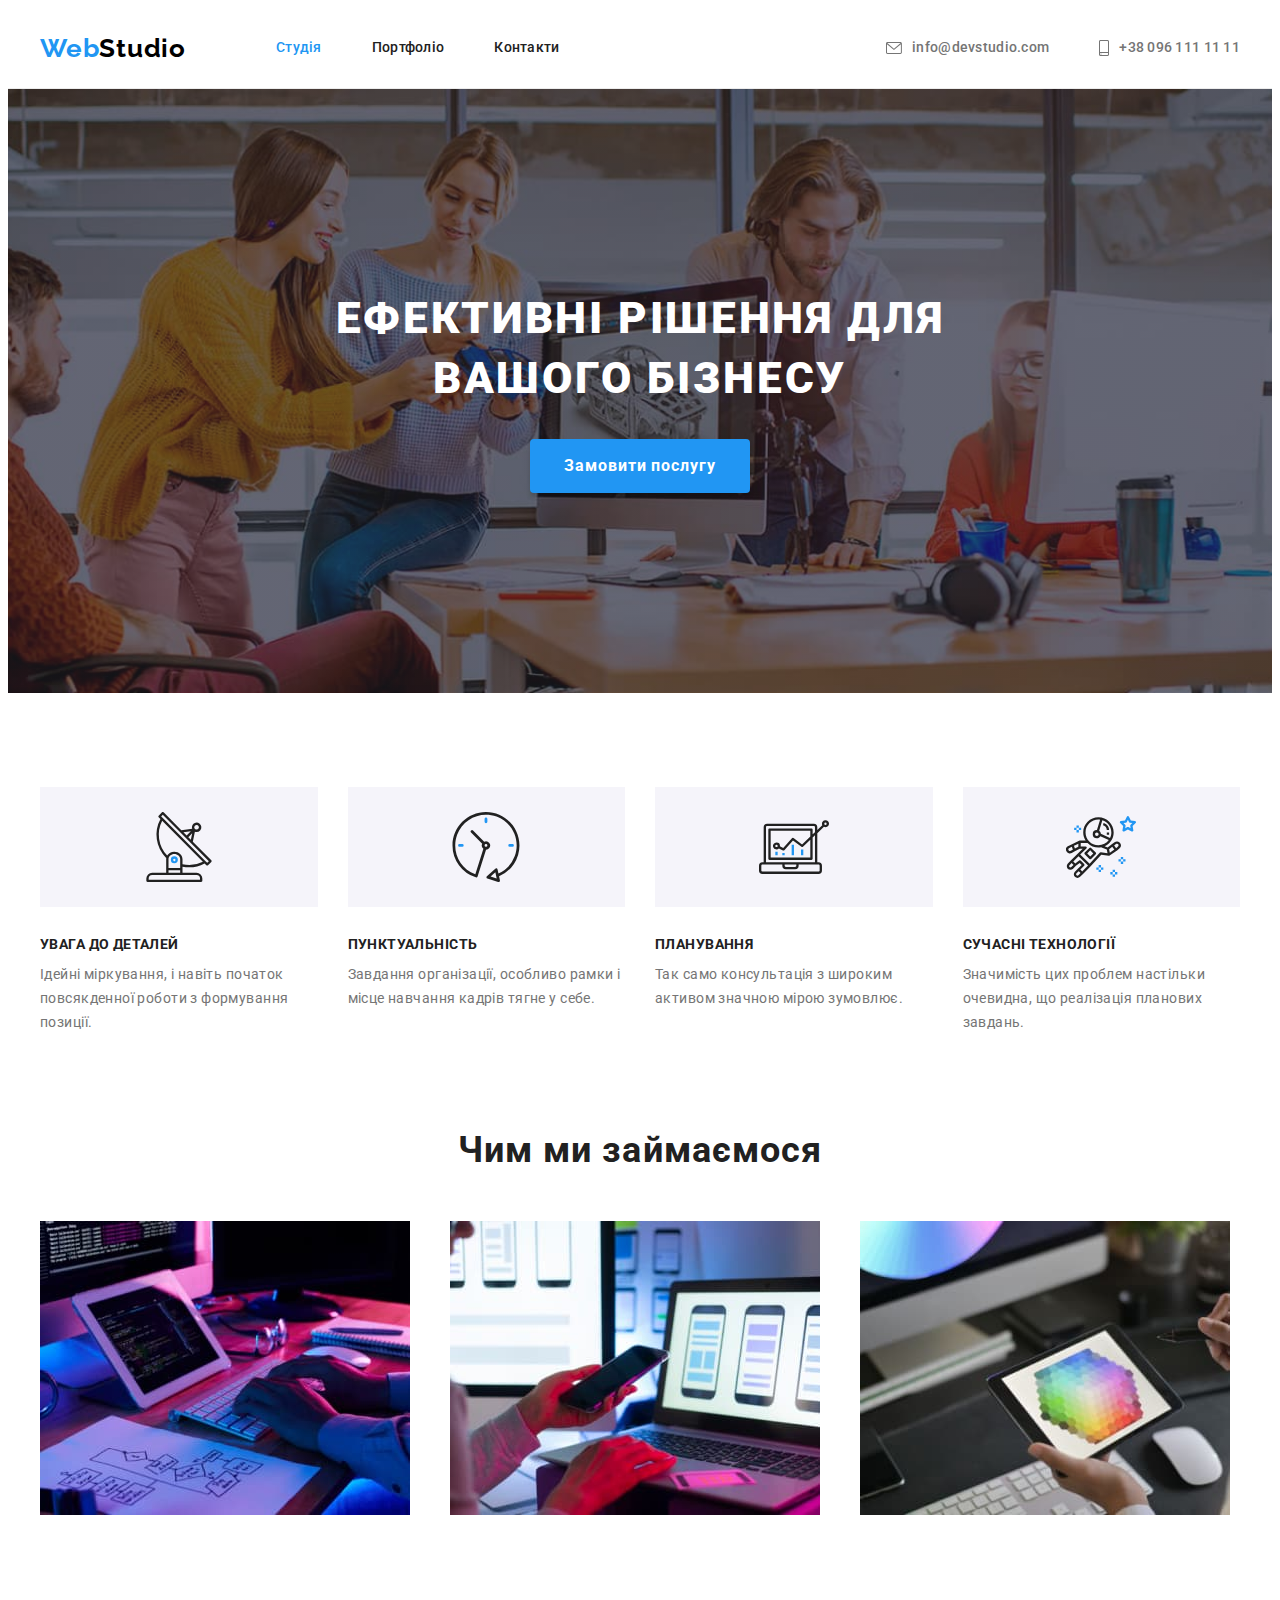
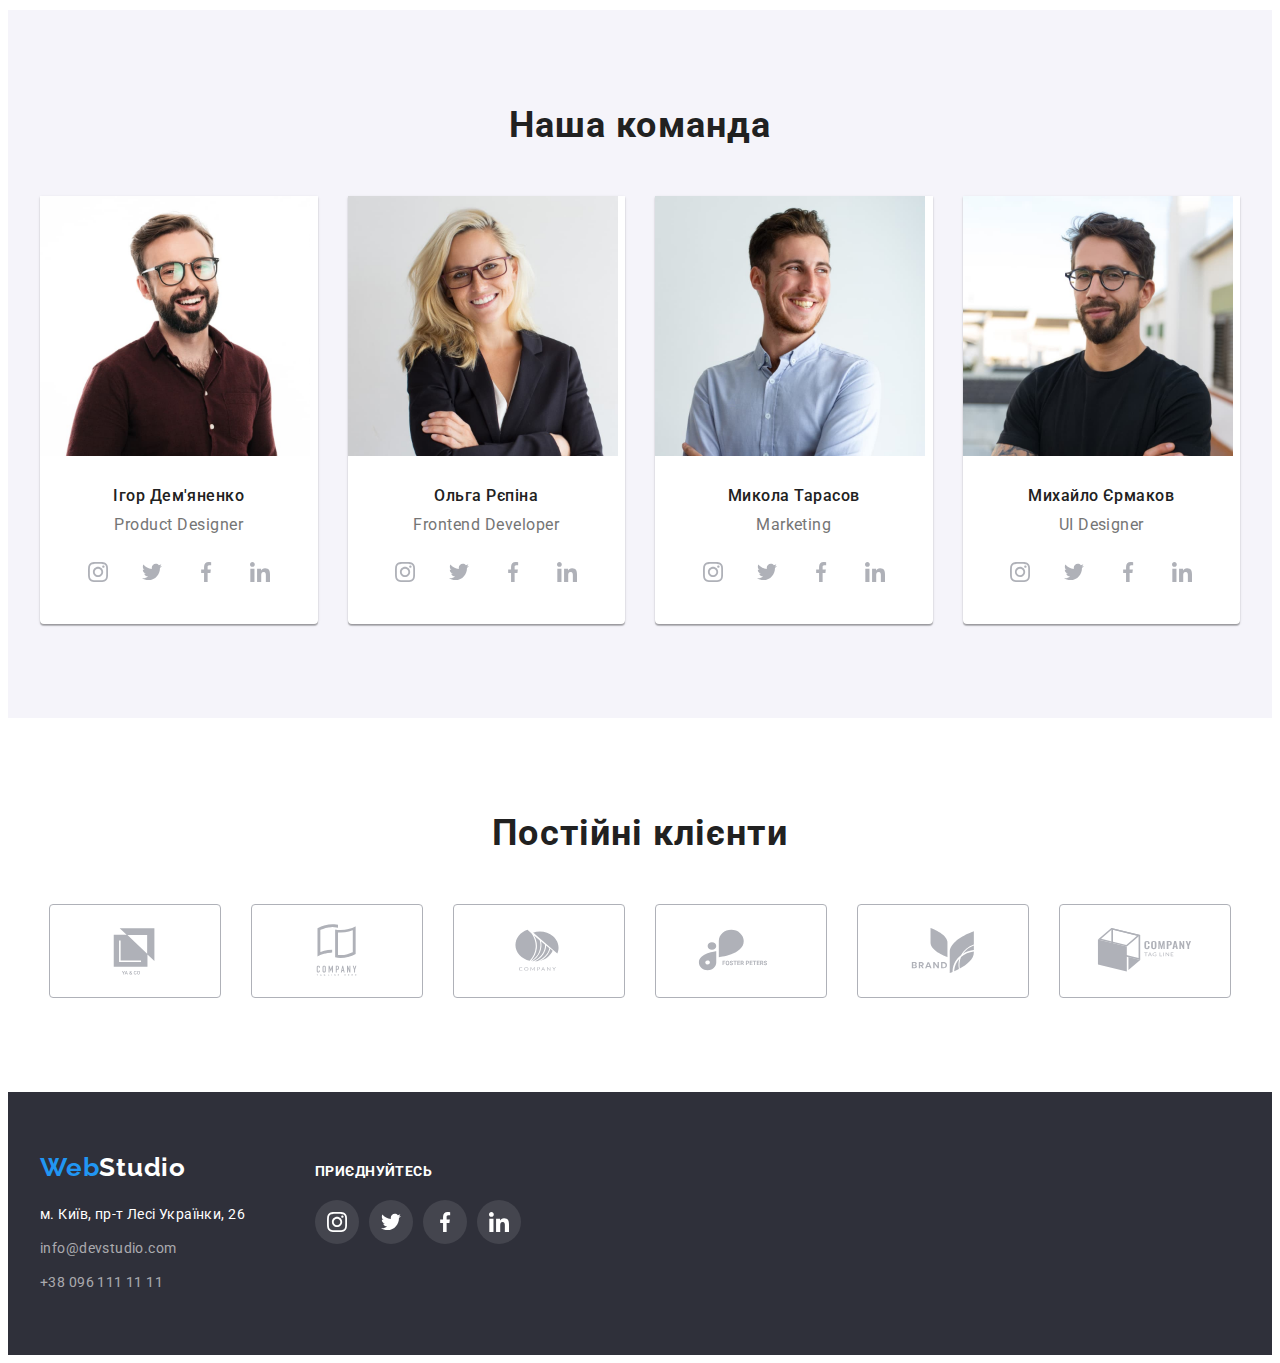
<file: index.html>
<!DOCTYPE html>
<html lang="uk">
  <head>
    <meta charset="UTF-8" />
    <meta http-equiv="X-UA-Compatible" content="IE=edge" />
    <meta name="viewport" content="width=device-width, initial-scale=1.0" />
    <title>WebStudio</title>
    <link rel="preconnect" href="https://fonts.googleapis.com" />
    <link rel="preconnect" href="https://fonts.gstatic.com" crossorigin />
    <link
      href="https://fonts.googleapis.com/css2?family=Raleway:wght@700&family=Roboto:wght@400;500;700;900&display=swap"
      rel="stylesheet"
    />
    <link
      rel="stylesheet"
      href="https://cdnjs.cloudflare.com/ajax/libs/modern-normalize/1.1.0/modern-normalize.min.css"
      integrity="sha512-wpPYUAdjBVSE4KJnH1VR1HeZfpl1ub8YT/NKx4PuQ5NmX2tKuGu6U/JRp5y+Y8XG2tV+wKQpNHVUX03MfMFn9Q=="
      crossorigin="anonymous"
      referrerpolicy="no-referrer"
    />
    <link rel="stylesheet" href="./css/styles.css" />
  </head>
  <body>
    <header class="header-page">
      <!-- Навигация -->
      <div class="container-header container">
        <nav class="container-nav">
          <a href="#" class="logo"><span class="logo-web">Web</span>Studio</a>
          <ul class="header-list list">
            <li class="header-item">
              <a class="header-link current" href="#">Студія</a>
            </li>
            <li class="header-item">
              <a class="header-link" href="./portfolio.html">Портфоліо</a>
            </li>
            <li class="header-item">
              <a class="header-link" href="#">Контакти</a>
            </li>
          </ul>
        </nav>
        <ul class="container-list list">
          <li class="contact-item">
            <a class="contact-link" href="mailto:info@devstudio.com"><svg class="icon-contact" width="16" height="12">
                <use href="./images/symbol-defs.svg#icon-envelope"></use>
              </svg>info@devstudio.com</a>
          </li>
          <li class="contact-item">
            <a class="contact-link" href="tel:+380961111111"
              ><svg class="icon-contact" width="10" height="16">
                <use href="./images/symbol-defs.svg#icon-smartphone-1"></use>
              </svg>+38 096 111 11 11</a
            >
          </li>
        </ul>
      </div>
    </header>
    <main>
      <!-- Герой -->
      <section class="section-hero">
        <div class="container">
          <h1 class="hero-title">Ефективні рішення для вашого бізнесу</h1>
          <button class="hero-button" type="button">Замовити послугу</button>
        </div>
      </section>
      <!-- "Особливості" -->
      <section class="section">
        <div class="container">
          <h2 class="visually-hidden">Особливості</h2>
          <ul class="container-peculiarities list">
            <li class="peculiarities-item icon-antena">
              <h3 class="peculiarities-title">УВАГА ДО ДЕТАЛЕЙ</h3>
              <p class="peculiarities-text">
                Ідейні міркування, і навіть початок повсякденної роботи з
                формування позиції.
              </p>
            </li>
            <li class="peculiarities-item icon-clock">
              <h3 class="peculiarities-title">ПУНКТУАЛЬНІСТЬ</h3>
              <p class="peculiarities-text">
                Завдання організації, особливо рамки і місце навчання кадрів
                тягне у себе.
              </p>
            </li>
            <li class="peculiarities-item icon-diagram">
              <h3 class="peculiarities-title">ПЛАНУВАННЯ</h3>
              <p class="peculiarities-text">
                Так само консультація з широким активом значною мірою зумовлює.
              </p>
            </li>
            <li class="peculiarities-item icon-astronaut">
              <h3 class="peculiarities-title">СУЧАСНІ ТЕХНОЛОГІЇ</h3>
              <p class="peculiarities-text">
                Значимість цих проблем настільки очевидна, що реалізація
                планових завдань.
              </p>
            </li>
          </ul>
        </div>
      </section>
      <!-- Чим ми займаємося -->
      <section class="section-occupation">
        <div class="container">
          <h2 class="title-section">Чим ми займаємося</h2>
          <ul class="container-occupation list">
            <li class="occupation-item">
              <img
                src="./images/men_typing_a_code.jpg"
                alt="men_typing_a_code"
                width="370"
              />
            </li>
            <li class="occupation-item">
              <img
                src="./images/phone_and_laptop.jpg"
                alt="phone_and_laptop"
                width="370"
              />
            </li>
            <li class="occupation-item">
              <img src="./images/tablet.jpg" alt="tablet" width="370" />
            </li>
          </ul>
        </div>
      </section>
      <!-- Наша команда -->
      <section class="section team-section">
        <div class="container">
          <h2 class="title-section">Наша команда</h2>
          <ul class="team-list list">
            <li class="team-item">
              <img
                src="./images/ihor_demyanenko.jpg"
                alt="ihor_demyanenko"
                width="270"
              />
              <div class="box-content">
                <h3 class="team-title">Ігор Дем'яненко</h3>
                <p class="team-text">Product Designer</p>
                <ul class="icon-team-list list">
                    <li class="icon-team-item"><a href="" class="icon-team-link"><svg class="icon-team" width="20" height="20">
                <use href="./images/symbol-defs.svg#icon-instagram"></use>
              </svg></a></li>
                    <li class="icon-team-item"><a href="" class="icon-team-link"><svg class="icon-team" width="20" height="20">
                <use href="./images/symbol-defs.svg#icon-twitter"></use>
              </svg></a></li>
                    <li class="icon-team-item"><a href="" class="icon-team-link"><svg class="icon-team" width="20" height="20">
                <use href="./images/symbol-defs.svg#icon-facebook"></use>
              </svg></a></li>
                    <li class="icon-team-item"><a href="" class="icon-team-link"><svg class="icon-team" width="20" height="20">
                <use href="./images/symbol-defs.svg#icon-linkedin"></use>
              </svg></a></li>
                </ul>
              </div>
            </li>
            <li class="team-item">
              <img
                src="./images/olga_repina.jpg"
                alt="olga_repina"
                width="270"
              />
              <div class="box-content">
                <h3 class="team-title">Ольга Рєпіна</h3>
                <p class="team-text">Frontend Developer</p>
                <ul class="icon-team-list list">
                  <li class="icon-team-item"><a href="" class="icon-team-link"><svg class="icon-team" width="20" height="20">
                <use href="./images/symbol-defs.svg#icon-instagram"></use>
              </svg></a></li>
                  <li class="icon-team-item"><a href="" class="icon-team-link"><svg class="icon-team" width="20" height="20">
                <use href="./images/symbol-defs.svg#icon-twitter"></use>
              </svg></a></li>
                  <li class="icon-team-item"><a href="" class="icon-team-link"><svg class="icon-team" width="20" height="20">
                <use href="./images/symbol-defs.svg#icon-facebook"></use>
              </svg></a></li>
                  <li class="icon-team-item"><a href="" class="icon-team-link"><svg class="icon-team" width="20" height="20">
                <use href="./images/symbol-defs.svg#icon-linkedin"></use>
              </svg></a></li>
                </ul>
              </li>
            <li class="team-item">
              <img
                src="./images/mykola_tarasov.jpg"
                alt="mykola_tarasov"
                width="270" />
              <div class="box-content">
                <h3 class="team-title">Микола Тарасов</h3>
                <p class="team-text">Marketing</p>
                <ul class="icon-team-list list">
                    <li class="icon-team-item"><a href="" class="icon-team-link"><svg class="icon-team" width="20" height="20">
                <use href="./images/symbol-defs.svg#icon-instagram"></use>
              </svg></a></li>
                    <li class="icon-team-item"><a href="" class="icon-team-link"><svg class="icon-team" width="20" height="20">
                <use href="./images/symbol-defs.svg#icon-twitter"></use>
              </svg></a></li>
                    <li class="icon-team-item"><a href="" class="icon-team-link"><svg class="icon-team" width="20" height="20">
                <use href="./images/symbol-defs.svg#icon-facebook"></use>
              </svg></a></li>
                    <li class="icon-team-item"><a href="" class="icon-team-link"><svg class="icon-team" width="20" height="20">
                <use href="./images/symbol-defs.svg#icon-linkedin"></use>
              </svg></a></li>
                </ul>
              </div>
            </li>
            <li class="team-item">
              <img
                src="./images/mykhailo_ermakov.jpg"
                alt="mykhailo_ermakov"
                width="270"
              />
              <div class="box-content">
                <h3 class="team-title">Михайло Єрмаков</h3>
                <p class="team-text">UI Designer</p>
                <ul class="icon-team-list list">
                    <li class="icon-team-item"><a href="" class="icon-team-link"><svg class="icon-team" width="20" height="20">
                <use href="./images/symbol-defs.svg#icon-instagram"></use>
              </svg></a></li>
                    <li class="icon-team-item"><a href="" class="icon-team-link"><svg class="icon-team" width="20" height="20">
                <use href="./images/symbol-defs.svg#icon-twitter"></use>
              </svg></a></li>
                    <li class="icon-team-item"><a href="" class="icon-team-link"><svg class="icon-team" width="20" height="20">
                <use href="./images/symbol-defs.svg#icon-facebook"></use>
              </svg></a></li>
                    <li class="icon-team-item"><a href="" class="icon-team-link"><svg class="icon-team" width="20" height="20">
                <use href="./images/symbol-defs.svg#icon-linkedin"></use>
              </svg></a></li>
                </ul>
              </div>
            </li>
          </ul>
        </div>
      </section>
      <!-- Постійні клієнти -->
      <section class="section">
        <div class="container">
        <h2 class="title-section">Постійні клієнти</h2>
        <ul class="clients-list list">
          <li class="clients-item"><a class="icon-clients-link" href=""><svg class="icon-clients" width="106" height="60">
                <use href="./images/symbol-defs.svg#icon-yaco"></use>
              </svg></a></li>
          <li class="clients-item"><a class="icon-clients-link" href=""><svg class="icon-clients" width="106" height="60">
                <use href="./images/symbol-defs.svg#icon-tagline-here"></use>
              </svg></a></li>
          <li class="clients-item"><a class="icon-clients-link" href=""><svg class="icon-clients" width="106" height="60">
                <use href="./images/symbol-defs.svg#icon-company"></use>
              </svg></a></li>
          <li class="clients-item"><a class="icon-clients-link" href=""><svg class="icon-clients" width="106" height="60">
                <use href="./images/symbol-defs.svg#icon-foster-peters"></use>
              </svg></a></li>
          <li class="clients-item"><a class="icon-clients-link" href=""><svg class="icon-clients" width="106" height="60">
                <use href="./images/symbol-defs.svg#icon-brand"></use>
              </svg></a></li>
          <li class="clients-item"><a class="icon-clients-link" href=""><svg class="icon-clients" width="106" height="60">
                <use href="./images/symbol-defs.svg#icon-tagline"></use>
              </svg></a></li>
        </ul>
        </div>
      </section>
    </main>
    <!-- футер -->
    <footer class="footer-section">
      <div class="box-footer container">
        <div class="box-footer-left">
          <a href="#" class="logo-footer"
          ><span class="logo-web">Web</span>Studio</a
        >
        <address>
          <ul class="list">
            <li class="footer-item">
              <a
                href="https://goo.gl/maps/KEET4ZZUK72f1nrk7"
                target="_blank"
                rel="noreferrer noopener"
                class="footer-address"
                >м. Київ, пр-т Лесі Українки, 26</a
              >
            </li>
            <li class="footer-item">
              <a href="mailto:info@devstudio.com" class="footer-link"
                >info@devstudio.com</a
              >
            </li>
            <li>
              <a href="tel:+380961111111" class="footer-link"
                >+38 096 111 11 11</a
              >
            </li>
          </ul>
        </address>
        </div>
        <div class="box-footer-right">
          <p class="footer-text">приєднуйтесь</p>
          <ul class="footer-list list">
            <li class="icon-footer-item"><a href="" class="icon-footer-link"><svg class="icon-footer" width="20" height="20">
                <use href="./images/symbol-defs.svg#icon-instagram"></use>
              </svg></a></li>
            <li class="icon-footer-item"><a href="" class="icon-footer-link"><svg class="icon-footer" width="20" height="20">
                <use href="./images/symbol-defs.svg#icon-twitter"></use>
              </svg></a></li>
            <li class="icon-footer-item"><a href="" class="icon-footer-link"><svg class="icon-footer" width="20" height="20">
                <use href="./images/symbol-defs.svg#icon-facebook"></use>
              </svg></a></li>
            <li class="icon-footer-item"><a href="" class="icon-footer-link"><svg class="icon-footer" width="20" height="20">
                <use href="./images/symbol-defs.svg#icon-linkedin"></use>
              </svg></a></li>
          </ul>
        </div>
      </div>
    </footer>
  </body>
</html>
</file>
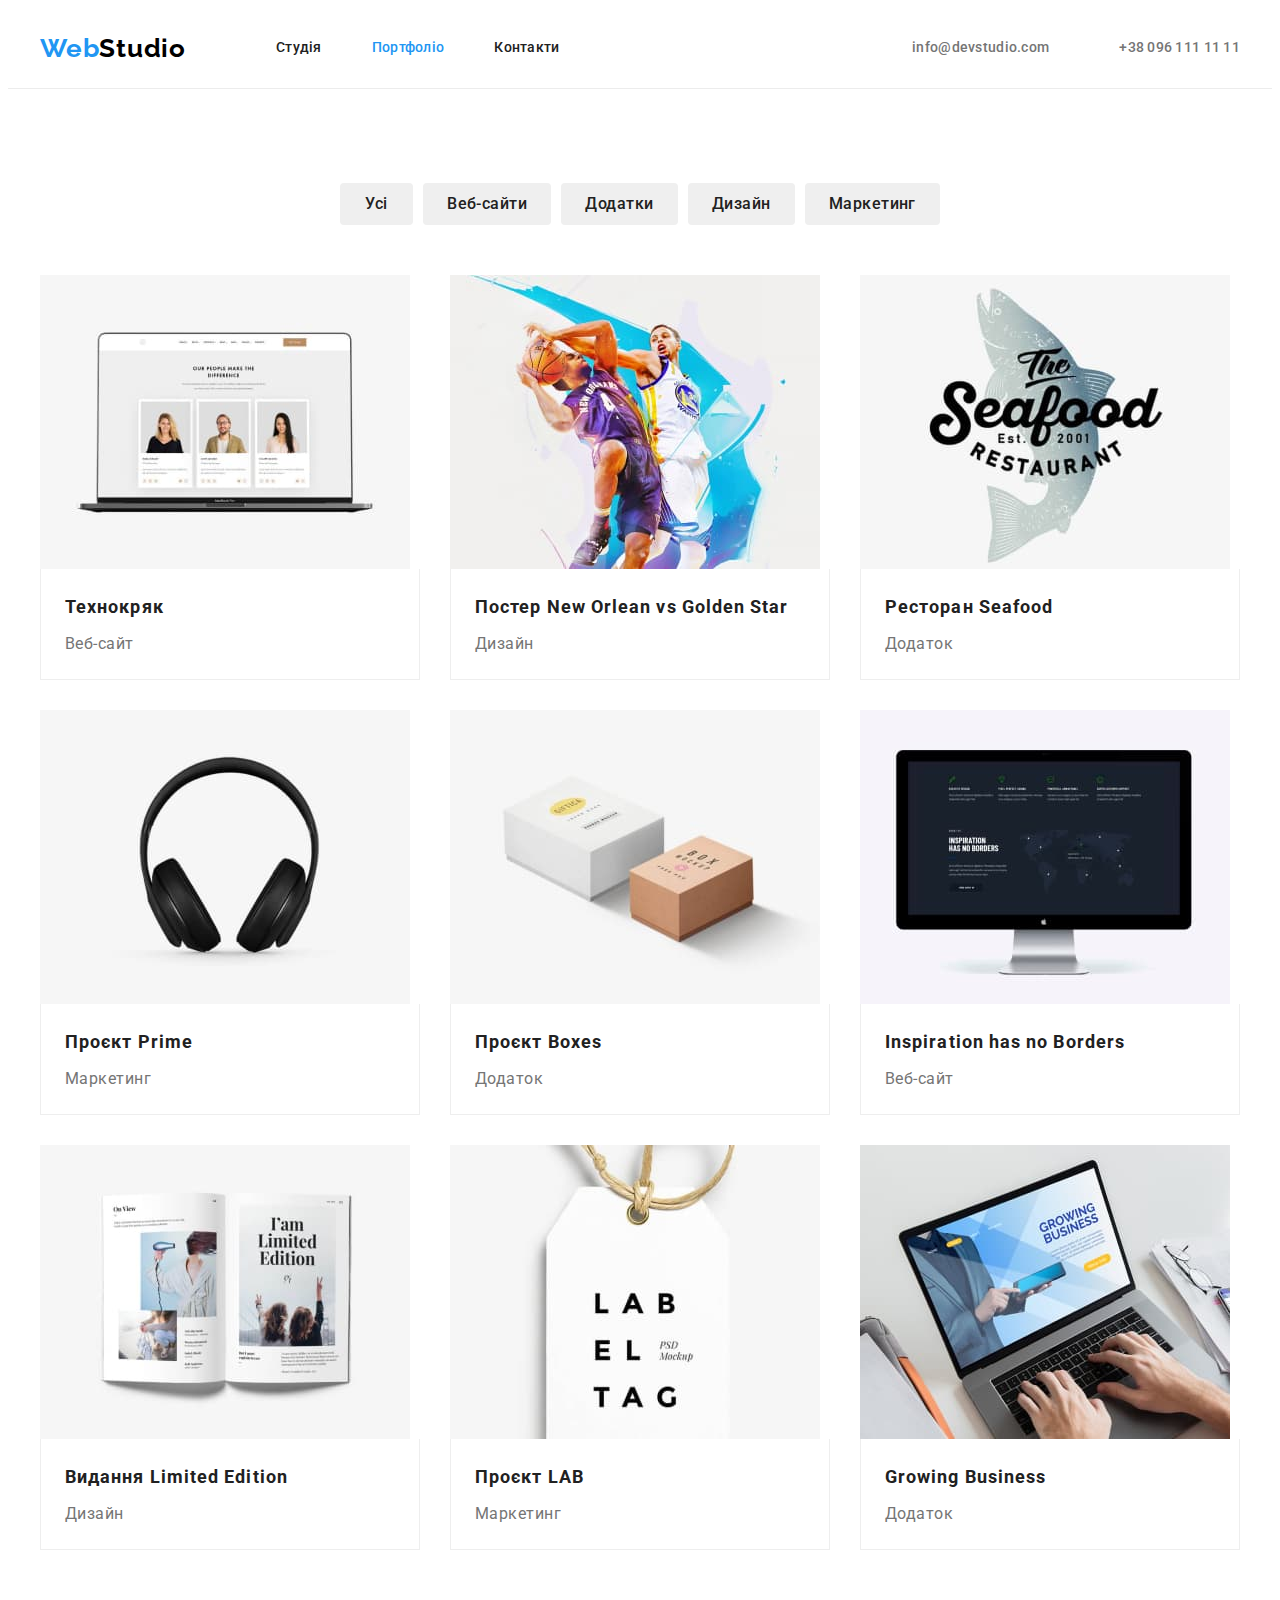
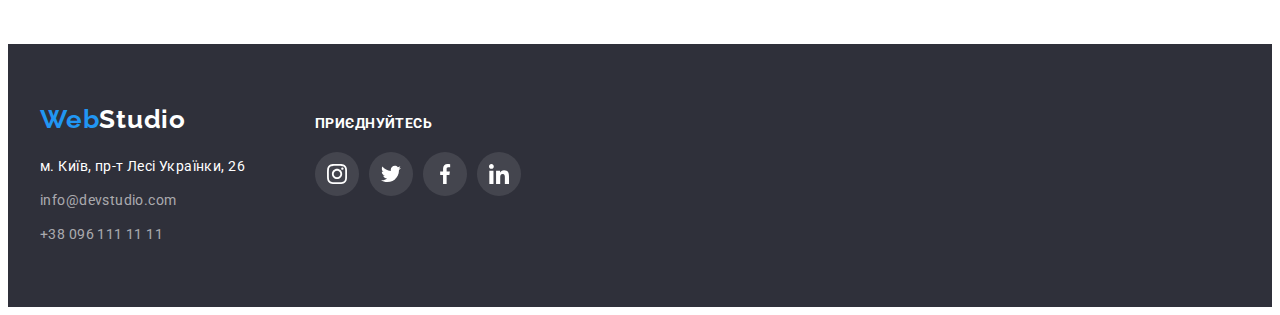
<file: portfolio.html>
<!DOCTYPE html>
<html lang="uk">
  <head>
    <meta charset="UTF-8" />
    <meta http-equiv="X-UA-Compatible" content="IE=edge" />
    <meta name="viewport" content="width=device-width, initial-scale=1.0" />
    <title>WebStudio</title>
    <link rel="preconnect" href="https://fonts.googleapis.com" />
    <link rel="preconnect" href="https://fonts.gstatic.com" crossorigin />
    <link
      href="https://fonts.googleapis.com/css2?family=Raleway:wght@700&family=Roboto:wght@400;500;700;900&display=swap"
      rel="stylesheet"
    />
    <link
      rel="stylesheet"
      href="https://cdnjs.cloudflare.com/ajax/libs/modern-normalize/1.1.0/modern-normalize.min.css"
      integrity="sha512-wpPYUAdjBVSE4KJnH1VR1HeZfpl1ub8YT/NKx4PuQ5NmX2tKuGu6U/JRp5y+Y8XG2tV+wKQpNHVUX03MfMFn9Q=="
      crossorigin="anonymous"
      referrerpolicy="no-referrer"
    />
    <link rel="stylesheet" href="./css/styles.css" />
  </head>
  <body>
    <!-- хедер -->
    <header class="header-page">
      <!-- Навигация -->
      <div class="container-header container">
        <nav class="container-nav">
          <a href="#" class="logo"><span class="logo-web">Web</span>Studio</a>
          <ul class="header-list list">
            <li class="header-item">
              <a class="header-link" href="./index.html">Студія</a>
            </li>
            <li class="header-item">
              <a class="header-link current" href="#">Портфоліо</a>
            </li>
            <li class="header-item">
              <a class="header-link" href="#">Контакти</a>
            </li>
          </ul>
        </nav>
        <ul class="container-list list">
          <li class="contact-item">
            <a class="contact-link" href="mailto:info@devstudio.com"
              ><svg class="icon-contact" width="16" height="12">
                <use href="./images/symbol-defs.svg#icon-envelope-hover"></use>
              </svg>
              info@devstudio.com</a
            >
          </li>
          <li class="contact-item">
            <a class="contact-link" href="tel:+380961111111"
              ><svg class="icon-contact" width="10" height="16">
                <use href="./images/symbol-defs.svg#icon-vector"></use>
              </svg>
              +38 096 111 11 11</a
            >
          </li>
        </ul>
      </div>
    </header>
    <main>
      <!-- портфолио -->
      <section class="portfolio-section">
        <!-- фильтры -->
        <div class="container">
          <h1 class="visually-hidden">Портфоліо</h1>
          <ul class="filter-list list">
            <li class="filter-item">
              <button class="button" type="button">Усі</button>
            </li>
            <li class="filter-item">
              <button class="button" type="button">Веб-сайти</button>
            </li>
            <li class="filter-item">
              <button class="button" type="button">Додатки</button>
            </li>
            <li class="filter-item">
              <button class="button" type="button">Дизайн</button>
            </li>
            <li class="filter-item">
              <button class="button" type="button">Маркетинг</button>
            </li>
          </ul>
          <!-- карточки -->
          <ul class="portfolio-list list">
            <li class="portfolio-item">
              <a href="#" class="portfolio-link">
                <img
                  src="./images/laptop_screen_with_team.jpg"
                  alt="laptop_screen_with_team"
                  width="370"
                />
                <div class="content-portfolio">
                  <h2 class="portfolio-title">Технокряк</h2>
                  <p class="portfolio-text">Веб-сайт</p>
                </div>
              </a>
            </li>
            <li class="portfolio-item">
              <a href="#" class="portfolio-link">
                <img
                  src="./images/two_basketball_players.jpg"
                  alt="two_basketball_players"
                  width="370"
                />
                <div class="content-portfolio">
                  <h2 class="portfolio-title">
                    Постер New Orlean vs Golden Star
                  </h2>
                  <p class="portfolio-text">Дизайн</p>
                </div>
              </a>
            </li>
            <li class="portfolio-item">
              <a href="#" class="portfolio-link">
                <img src="./images/fish_logo.jpg" alt="fish_logo" width="370" />
                <div class="content-portfolio">
                  <h2 class="portfolio-title">Ресторан Seafood</h2>
                  <p class="portfolio-text">Додаток</p>
                </div>
              </a>
            </li>
            <li class="portfolio-item">
              <a href="#" class="portfolio-link">
                <img
                  src="./images/headphones.jpg"
                  alt="headphones"
                  width="370"
                />
                <div class="content-portfolio">
                  <h2 class="portfolio-title">Проєкт Prime</h2>
                  <p class="portfolio-text">Маркетинг</p>
                </div>
              </a>
            </li>
            <li class="portfolio-item">
              <a href="#" class="portfolio-link">
                <img src="./images/two_boxes.jpg" alt="two_boxes" width="370" />
                <div class="content-portfolio">
                  <h2 class="portfolio-title">Проєкт Boxes</h2>
                  <p class="portfolio-text">Додаток</p>
                </div>
              </a>
            </li>
            <li class="portfolio-item">
              <a href="#" class="portfolio-link">
                <img
                  src="./images/computer_screen.jpg"
                  alt="computer_screen"
                  width="370"
                />
                <div class="content-portfolio">
                  <h2 class="portfolio-title">Inspiration has no Borders</h2>
                  <p class="portfolio-text">Веб-сайт</p>
                </div>
              </a>
            </li>
            <li class="portfolio-item">
              <a href="#" class="portfolio-link">
                <img src="./images/journal.jpg" alt="journal" width="370" />
                <div class="content-portfolio">
                  <h2 class="portfolio-title">Видання Limited Edition</h2>
                  <p class="portfolio-text">Дизайн</p>
                </div>
              </a>
            </li>
            <li class="portfolio-item">
              <a href="#" class="portfolio-link">
                <img src="./images/label.jpg" alt="label" width="370" />
                <div class="content-portfolio">
                  <h2 class="portfolio-title">Проєкт LAB</h2>
                  <p class="portfolio-text">Маркетинг</p>
                </div>
              </a>
            </li>
            <li class="portfolio-item">
              <a href="#" class="portfolio-link">
                <img src="./images/notebook.jpg" alt="notebook" />
                <div class="content-portfolio">
                  <h2 class="portfolio-title">Growing Business</h2>
                  <p class="portfolio-text">Додаток</p>
                </div>
              </a>
            </li>
          </ul>
        </div>
      </section>
    </main>
    <!-- футер -->
    <footer class="footer-section">
      <div class="box-footer container">
        <div class="box-footer-left">
          <a href="#" class="logo-footer"
            ><span class="logo-web">Web</span>Studio</a
          >
          <address>
            <ul class="list">
              <li class="footer-item">
                <a
                  href="https://goo.gl/maps/KEET4ZZUK72f1nrk7"
                  target="_blank"
                  rel="noreferrer noopener"
                  class="footer-address"
                  >м. Київ, пр-т Лесі Українки, 26</a
                >
              </li>
              <li class="footer-item">
                <a href="mailto:info@devstudio.com" class="footer-link"
                  >info@devstudio.com</a
                >
              </li>
              <li>
                <a href="tel:+380961111111" class="footer-link"
                  >+38 096 111 11 11</a
                >
              </li>
            </ul>
          </address>
        </div>
        <div class="box-footer-right">
          <p class="footer-text">приєднуйтесь</p>
          <ul class="footer-list list">
            <li class="icon-footer-item">
              <a href="" class="icon-footer-link"
                ><svg class="icon-footer" width="20" height="20">
                  <use href="./images/symbol-defs.svg#icon-instagram"></use>
                </svg>
              </a>
            </li>
            <li class="icon-footer-item">
              <a href="" class="icon-footer-link"
                ><svg class="icon-footer" width="20" height="20">
                  <use href="./images/symbol-defs.svg#icon-twitter"></use>
                </svg>
              </a>
            </li>
            <li class="icon-footer-item">
              <a href="" class="icon-footer-link"
                ><svg class="icon-footer" width="20" height="20">
                  <use href="./images/symbol-defs.svg#icon-facebook"></use>
                </svg>
              </a>
            </li>
            <li class="icon-footer-item">
              <a href="" class="icon-footer-link"
                ><svg class="icon-footer" width="20" height="20">
                  <use href="./images/symbol-defs.svg#icon-linkedin"></use>
                </svg>
              </a>
            </li>
          </ul>
        </div>
      </div>
    </footer>
  </body>
</html>
</file>
<file: css/styles.css>
:root {
  --primary-text-color: #757575;
  --title-text-color: #212121;
  --accent-color: #2196f3;
  --secondary-white-color: #ffffff;
  --background-color-hero: #c4c4c4;
  --background-color-footer: #2f303a;
  --color-logo: #000000;
  --color-hero-button: #188ce8;
  --background-section-team: #f5f4fa;
  --footer-link: rgba(255, 255, 255, 0.6);
  --border-header: 1px solid #ececec;
  --border-image: 1px solid #eeeeee;
  --icon-color: #afb1b8;
  --icon-footer-color: rgba(255, 255, 255, 0.1);
}

body {
  font-family: "Roboto", sans-serif;
  background-color: var(--secondary-white-color);
  color: var(--primary-text-color);
}

img {
  display: block;
  max-width: 100%;
}

.container {
  margin-left: auto;
  margin-right: auto;
  width: 1200px;
  padding-left: 15px;
  padding-right: 15px;
}

.list {
  padding: 0;
  margin: 0;
  list-style: none;
}

.visually-hidden {
  position: absolute;
  white-space: nowrap;
  width: 1px;
  height: 1px;
  overflow: hidden;
  border: 0;
  padding: 0;
  clip: rect(0 0 0 0);
  clip-path: inset(50%);
  margin: -1px;
}

/* HEADER */

.header-page {
  border-bottom: var(--border-header);
}

.container-header {
  display: flex;
}

.container-nav {
  display: flex;
  align-items: center;
}

.logo {
  text-decoration: none;
}

.logo {
  font-family: "Raleway", sans-serif;
  font-weight: 700;
  font-size: 26px;
  line-height: 1.19;
  letter-spacing: 0.03em;
  color: var(--color-logo);
}

.logo-web {
  font-family: "Raleway";
  font-weight: 700;
  font-size: 26px;
  line-height: 1.19;
  letter-spacing: 0.03em;
  color: var(--accent-color);
}

.header-list {
  display: flex;
  margin-left: 90px;
}

.header-item + .header-item {
  margin-left: 50px;
}

.header-link.current {
  color: var(--accent-color);
}

.header-link {
  padding-top: 32px;
  padding-bottom: 32px;
  display: block;
  font-weight: 500;
  font-size: 14px;
  line-height: 1.14;
  letter-spacing: 0.02em;
  color: var(--title-text-color);
  text-decoration: none;
}

.header-link:hover,
.header-link:focus {
  color: var(--accent-color);
}

.container-list {
  display: flex;
  align-items: center;
  margin-left: auto;
}

.contact-item + .contact-item {
  margin-left: 50px;
}

.contact-link {
  padding-top: 32px;
  padding-bottom: 32px;
  display: flex;
  align-items: center;

  font-weight: 500;
  font-size: 14px;
  line-height: 1.14;
  letter-spacing: 0.02em;
  text-decoration: none;

  color: var(--primary-text-color);
}

.contact-link:hover,
.contact-link:focus {
  color: var(--accent-color);
}

.contact-link:hover .icon-contact,
.contact-link:focus .icon-contact {
  fill: var(--accent-color);
}

.icon-contact {
  margin-right: 10px;
  fill: var(--primary-text-color);
}

/* ГЕРОЙ */

.section-hero {
  margin: 0 auto;
  padding: 200px 0;
  max-width: 1600px;

  text-align: center;

  background-color: var(--background-color-hero);
  background-image: linear-gradient(
      rgba(47, 48, 58, 0.4),
      rgba(47, 48, 58, 0.4)
    ),
    url(../images/hero.jpg);
  background-repeat: no-repeat;
  background-position: center;
  background-size: cover;
}

.hero-title {
  margin-left: auto;
  margin-right: auto;
  max-width: 696px;
  margin-top: 0;
  margin-bottom: 30px;
  font-weight: 900;
  font-size: 44px;
  line-height: 1.36;
  letter-spacing: 0.06em;
  text-transform: uppercase;
  color: var(--secondary-white-color);
}

.hero-button:hover,
.hero-button:focus {
  background-color: var(--color-hero-button);
}

.hero-button {
  padding: 10px 32px;
  font-family: inherit;
  font-weight: 700;
  font-size: 16px;
  line-height: 1.88;
  border-color: transparent;
  letter-spacing: 0.06em;
  color: var(--secondary-white-color);
  background-color: var(--accent-color);
  cursor: pointer;

  box-shadow: 0px 4px 4px rgba(0, 0, 0, 0.15);
  border-radius: 4px;
}

/* СЕКЦИИ */

.section {
  padding: 94px 0;
}

/* ОСОБЛИВОСТІ */
.title-section {
  margin-top: 0;
  margin-bottom: 50px;
  font-weight: 700;
  font-size: 36px;
  line-height: 1.17;
  text-align: center;
  letter-spacing: 0.03em;
  color: var(--title-text-color);
}

.container-peculiarities {
  display: flex;
}

.peculiarities-item {
  width: calc((100% - 90px) / 4);
  margin-right: 30px;
}

.peculiarities-item:last-child {
  margin-right: 0;
}

.peculiarities-item::before {
  content: "";
  height: 120px;
  margin-bottom: 30px;
  background: var(--background-section-team);
  background-repeat: no-repeat;
  background-position: center;

  display: block;
}

/* иконки */

.icon-antena::before {
  background-image: url(../images/antenna.svg);
}

.icon-clock::before {
  background-image: url(../images/clock.svg);
}

.icon-diagram::before {
  background-image: url(../images/diagram.svg);
}

.icon-astronaut::before {
  background-image: url(../images/astronaut.svg);
}

.peculiarities-title {
  margin-top: 0;
  margin-bottom: 10px;
  font-weight: 700;
  font-size: 14px;
  line-height: 1.14;
  letter-spacing: 0.03em;
  text-transform: uppercase;
  color: var(--title-text-color);
}

.peculiarities-text {
  margin-top: 0;
  margin-bottom: 0;
  font-size: 14px;
  line-height: 1.71;
  letter-spacing: 0.03em;
  color: var(--primary-text-color);
}

/* Чим ми займаємося */

.section-occupation {
  padding-bottom: 95px;
}

.container-occupation {
  display: flex;
}

.occupation-item {
  width: calc((100% - 60px) / 3);
  margin-right: 30px;
}

.occupation-item:last-child {
  margin-right: 0;
}

/* Наша команда */

.team-section {
  background-color: var(--background-section-team);
}

.team-list {
  display: flex;
}

.team-item {
  width: calc((100% - 90px) / 4);
  margin-right: 30px;
  text-align: center;
  background-color: var(--secondary-white-color);
  box-shadow: 0px 1px 3px rgba(0, 0, 0, 0.12), 0px 1px 1px rgba(0, 0, 0, 0.14),
    0px 2px 1px rgba(0, 0, 0, 0.2);
  border-radius: 0px 0px 4px 4px;
}

.team-item:last-child {
  margin-right: 0;
}

.box-content {
  padding-top: 30px;
  padding-bottom: 30px;
}

.team-title {
  margin-top: 0;
  margin-bottom: 10px;
  font-weight: 500;
  font-size: 16px;
  line-height: 1.19;
  letter-spacing: 0.03em;
  color: var(--title-text-color);
}

.team-text {
  margin-top: 0;
  margin-bottom: 16px;
  font-size: 16px;
  line-height: 1.19;
  letter-spacing: 0.03em;
  color: var(--primary-text-color);
}

.icon-team-list {
  justify-content: center;
  display: flex;
  gap: 10px;
}

.icon-team-item {
  height: 44px;
}

.icon-team-link {
  margin: 0;
  width: 44px;
  height: 44px;
  border-radius: 50%;

  display: flex;
  align-items: center;
  justify-content: center;
}

.icon-team-link:hover,
.icon-team-link:focus {
  background-color: var(--accent-color);
}

.icon-team-link:hover .icon-team,
.icon-team-link:focus .icon-team {
  fill: var(--secondary-white-color);
}

.icon-team {
  fill: var(--icon-color);
}

/* Постійні клієнти */

.clients-list {
  display: flex;
  justify-content: center;
  gap: 30px;
}

.icon-clients-link {
  width: 170px;
  height: 92px;
  display: flex;
  justify-content: center;
  align-items: center;
  border: 1px solid var(--icon-color);
  border-radius: 4px;
}

.icon-clients-link:hover,
.icon-clients-link:focus {
  border-color: var(--accent-color);
}

.icon-clients {
  fill: var(--icon-color);
}

.icon-clients-link:hover .icon-clients,
.icon-clients-link:focus .icon-clients {
  fill: var(--accent-color);
}

/* футер */

.footer-section {
  padding: 60px 0;
  background: var(--background-color-footer);
}

.box-footer {
  display: flex;
  align-items: baseline;
}

.logo-footer {
  display: inline-block;
  margin-bottom: 20px;
  font-family: "Raleway", sans-serif;
  font-weight: 700;
  font-size: 26px;
  line-height: 1.19;
  letter-spacing: 0.03em;
  color: var(--secondary-white-color);
  text-decoration: none;
}

.footer-item {
  margin-bottom: 10px;
}

.footer-address {
  display: inline-block;
  font-style: normal;
  font-weight: 400;
  font-size: 14px;
  line-height: 1.71;
  letter-spacing: 0.03em;
  color: var(--secondary-white-color);
  text-decoration: none;
}

.footer-address:hover,
.footer-address:focus {
  color: var(--accent-color);
}

.footer-link {
  display: inline-block;
  font-style: normal;
  font-size: 14px;
  line-height: 1.71;
  letter-spacing: 0.03em;
  color: var(--footer-link);
  text-decoration: none;
}

.footer-link:hover,
.footer-link:focus {
  color: var(--accent-color);
}

.box-footer-right {
  margin-left: 70px;
}

.footer-text {
  margin-top: 0;
  margin-bottom: 20px;
  font-weight: 700;
  font-size: 14px;
  line-height: 1.14;
  letter-spacing: 0.03em;
  text-transform: uppercase;
  color: var(--secondary-white-color);
}

.footer-list {
  display: flex;
  gap: 10px;
}

.icon-footer-item {
  height: 44px;
}

.icon-footer-link {
  width: 44px;
  height: 44px;
  border-radius: 50%;

  display: flex;
  align-items: center;
  justify-content: center;

  background-color: var(--icon-footer-color);
}

.icon-footer-link:hover,
.icon-footer-link:focus {
  background-color: var(--accent-color);
}

.icon-footer {
  fill: var(--secondary-white-color);
}

/* п о р т ф о л и о */

.portfolio-section {
  padding-top: 94px;
  padding-bottom: 94px;
}

.filter-list {
  display: flex;
  justify-content: center;
  margin-bottom: 50px;
}

.filter-item + .filter-item {
  margin-left: 10px;
}

.button {
  font-family: inherit;
  font-weight: 500;
  font-size: 16px;
  line-height: 1.62;
  letter-spacing: 0.03em;
  border-color: transparent;
  color: var(--title-text-color);
  cursor: pointer;
  display: block;
  text-align: center;
  min-width: 73px;
  border-radius: 4px;
  padding: 6px 22px;
}

.button:hover,
.button:focus {
  color: var(--secondary-white-color);
  background-color: var(--accent-color);
  box-shadow: 0px 3px 1px rgba(0, 0, 0, 0.1), 0px 1px 2px rgba(0, 0, 0, 0.08),
    0px 2px 2px rgba(0, 0, 0, 0.12);
  border-radius: 4px;
}

/* карточки */

.portfolio-list {
  display: flex;
  flex-wrap: wrap;
  gap: 30px;
}

.portfolio-link {
  text-decoration: none;
  display: block;
}

.content-portfolio {
  padding: 20px 24px;
  border-left: var(--border-image);
  border-right: var(--border-image);
  border-bottom: var(--border-image);
}

.portfolio-link:hover .content-portfolio,
.portfolio-link:focus .content-portfolio {
  border: transparent;
}

.portfolio-item {
  width: calc((100% - 60px) / 3);
}

/* border: 1px solid var(--border-image); */

.portfolio-link:hover,
.portfolio-link:focus {
  box-shadow: 0px 1px 1px rgba(0, 0, 0, 0.12), 0px 4px 4px rgba(0, 0, 0, 0.06),
    1px 4px 6px rgba(0, 0, 0, 0.16);
}

.portfolio-title {
  margin-top: 0;
  margin-bottom: 4px;
  font-weight: 700;
  font-size: 18px;
  line-height: 2;
  letter-spacing: 0.06em;
  color: var(--title-text-color);
}

.portfolio-text {
  margin: 0;
  font-size: 16px;
  line-height: 1.88;
  letter-spacing: 0.03em;
  color: var(--primary-text-color);
}
</file>
